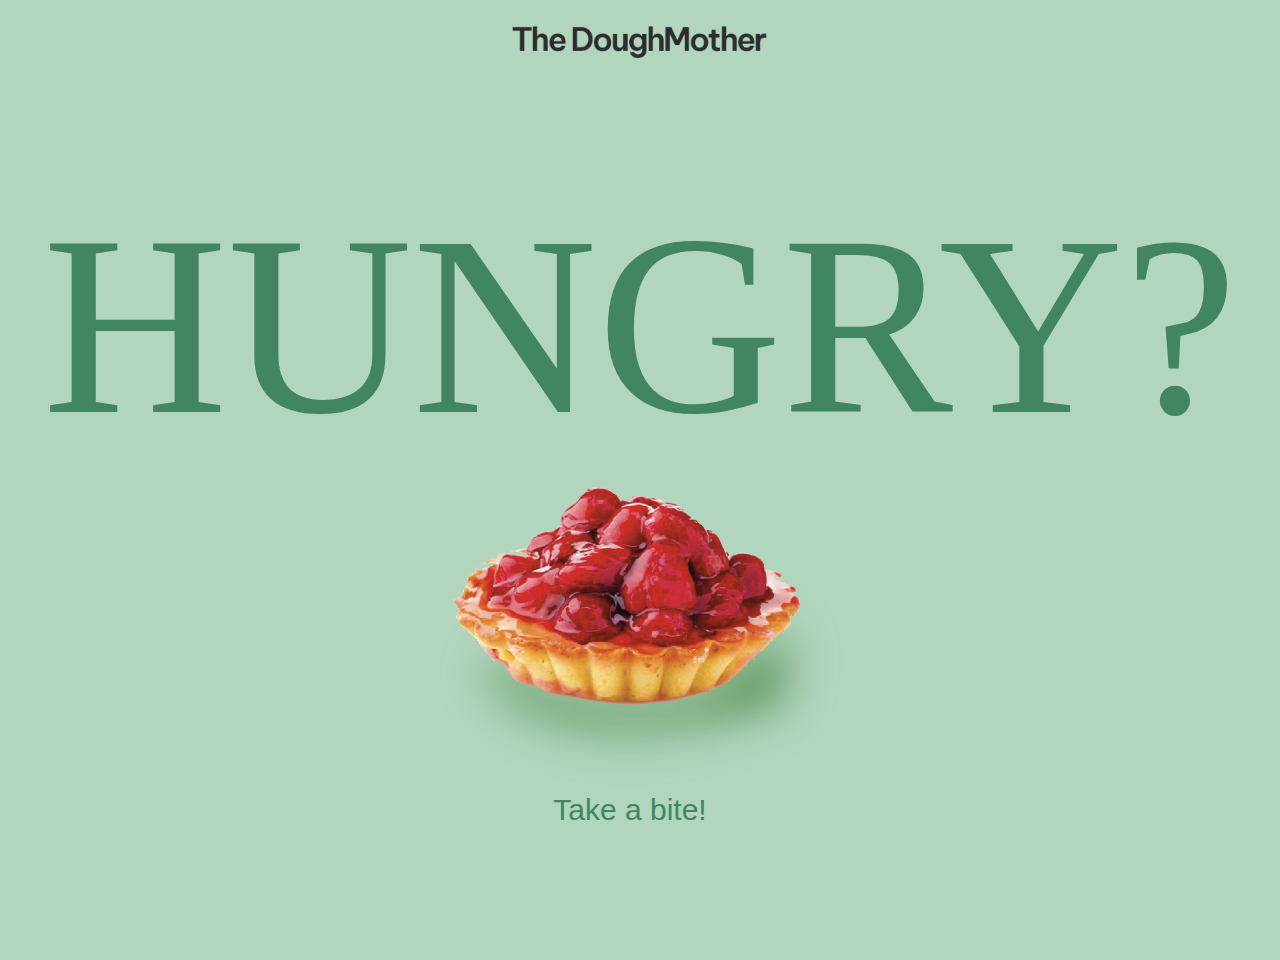
<file: index.html>
<!DOCTYPE html>
<html lang="en">
<head>
    <meta charset="UTF-8">
    <meta http-equiv="X-UA-Compatible" content="IE=edge">
    <meta name="viewport" content="width=device-width, initial-scale=1.0">
    <link rel="stylesheet" href="./Styles/open.css">
    <link rel="stylesheet" href="https://cdn.jsdelivr.net/npm/bootstrap@4.3.1/dist/css/bootstrap.min.css" integrity="sha384-ggOyR0iXCbMQv3Xipma34MD+dH/1fQ784/j6cY/iJTQUOhcWr7x9JvoRxT2MZw1T" crossorigin="anonymous">
    <title>Opening Page</title>
</head>

<body>

<!------------top-bar------------------------->

    <nav class="top-bar">
          
      <header>
        <a href="./main.html"><img class="main-title" src="./img/DM.png" alt="main-logo"></a>
      </header>
        
    </nav>

<!------------mid----------------------------->


 <section class="opening-page"> 

      <h1 class="opening-message">HUNGRY?</h1>

      <a href="./main.html"><img class="front-image" src="./img/jam-tart-2.png" alt="jam-tart"></a>

      <p>Take a bite!</p>

 </section>

</body>
</file>
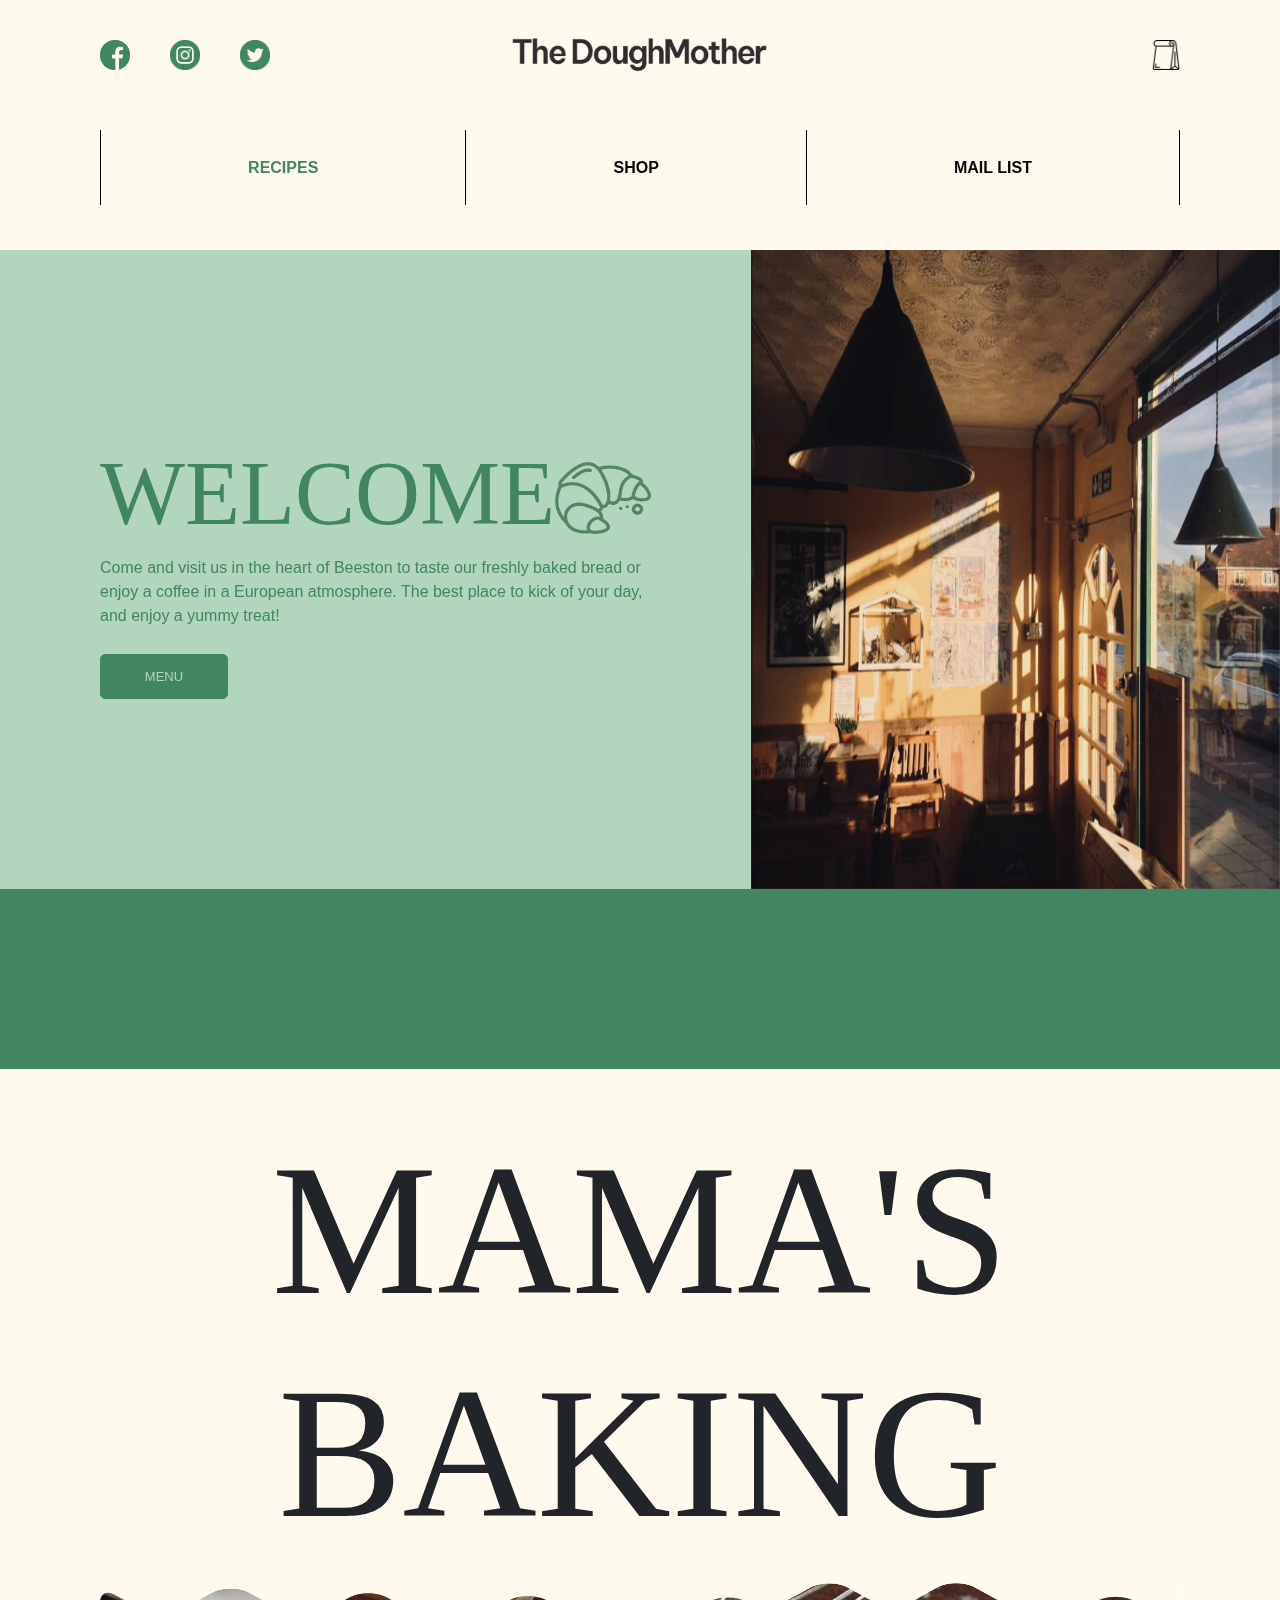
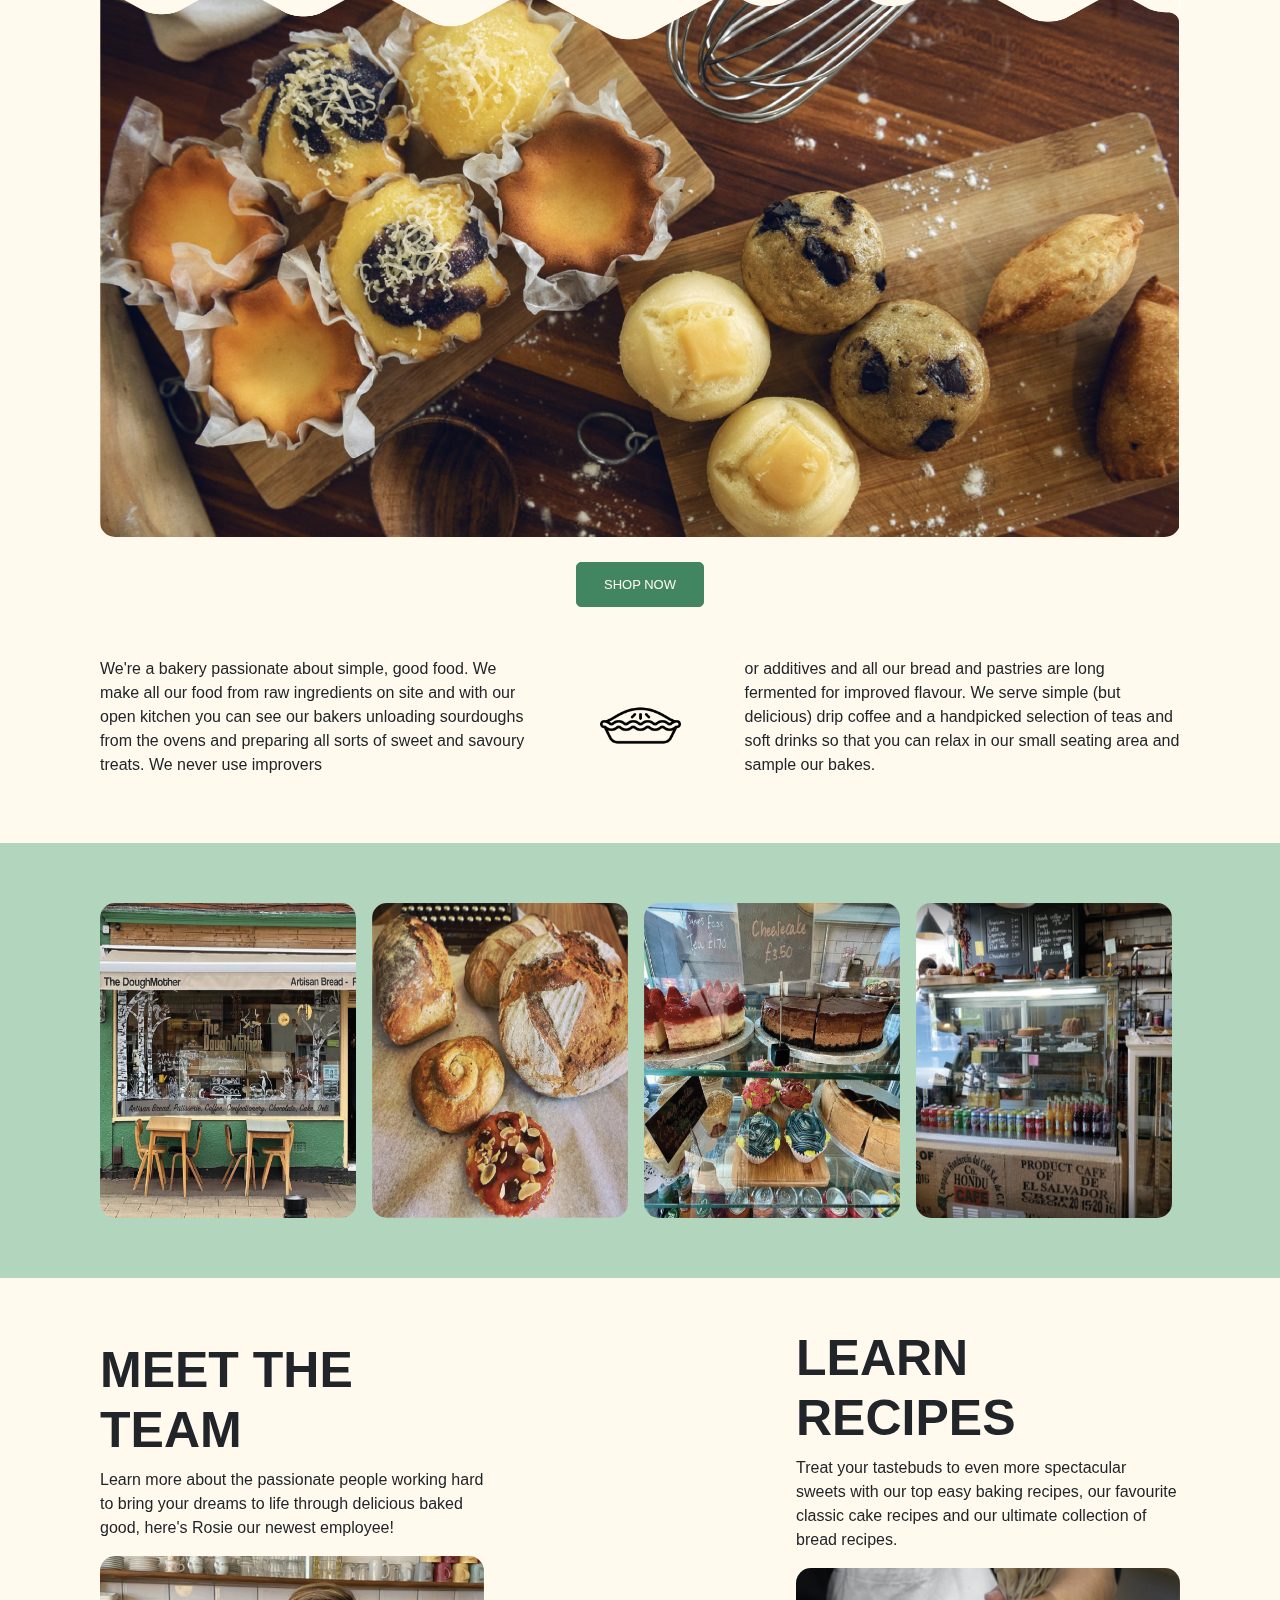
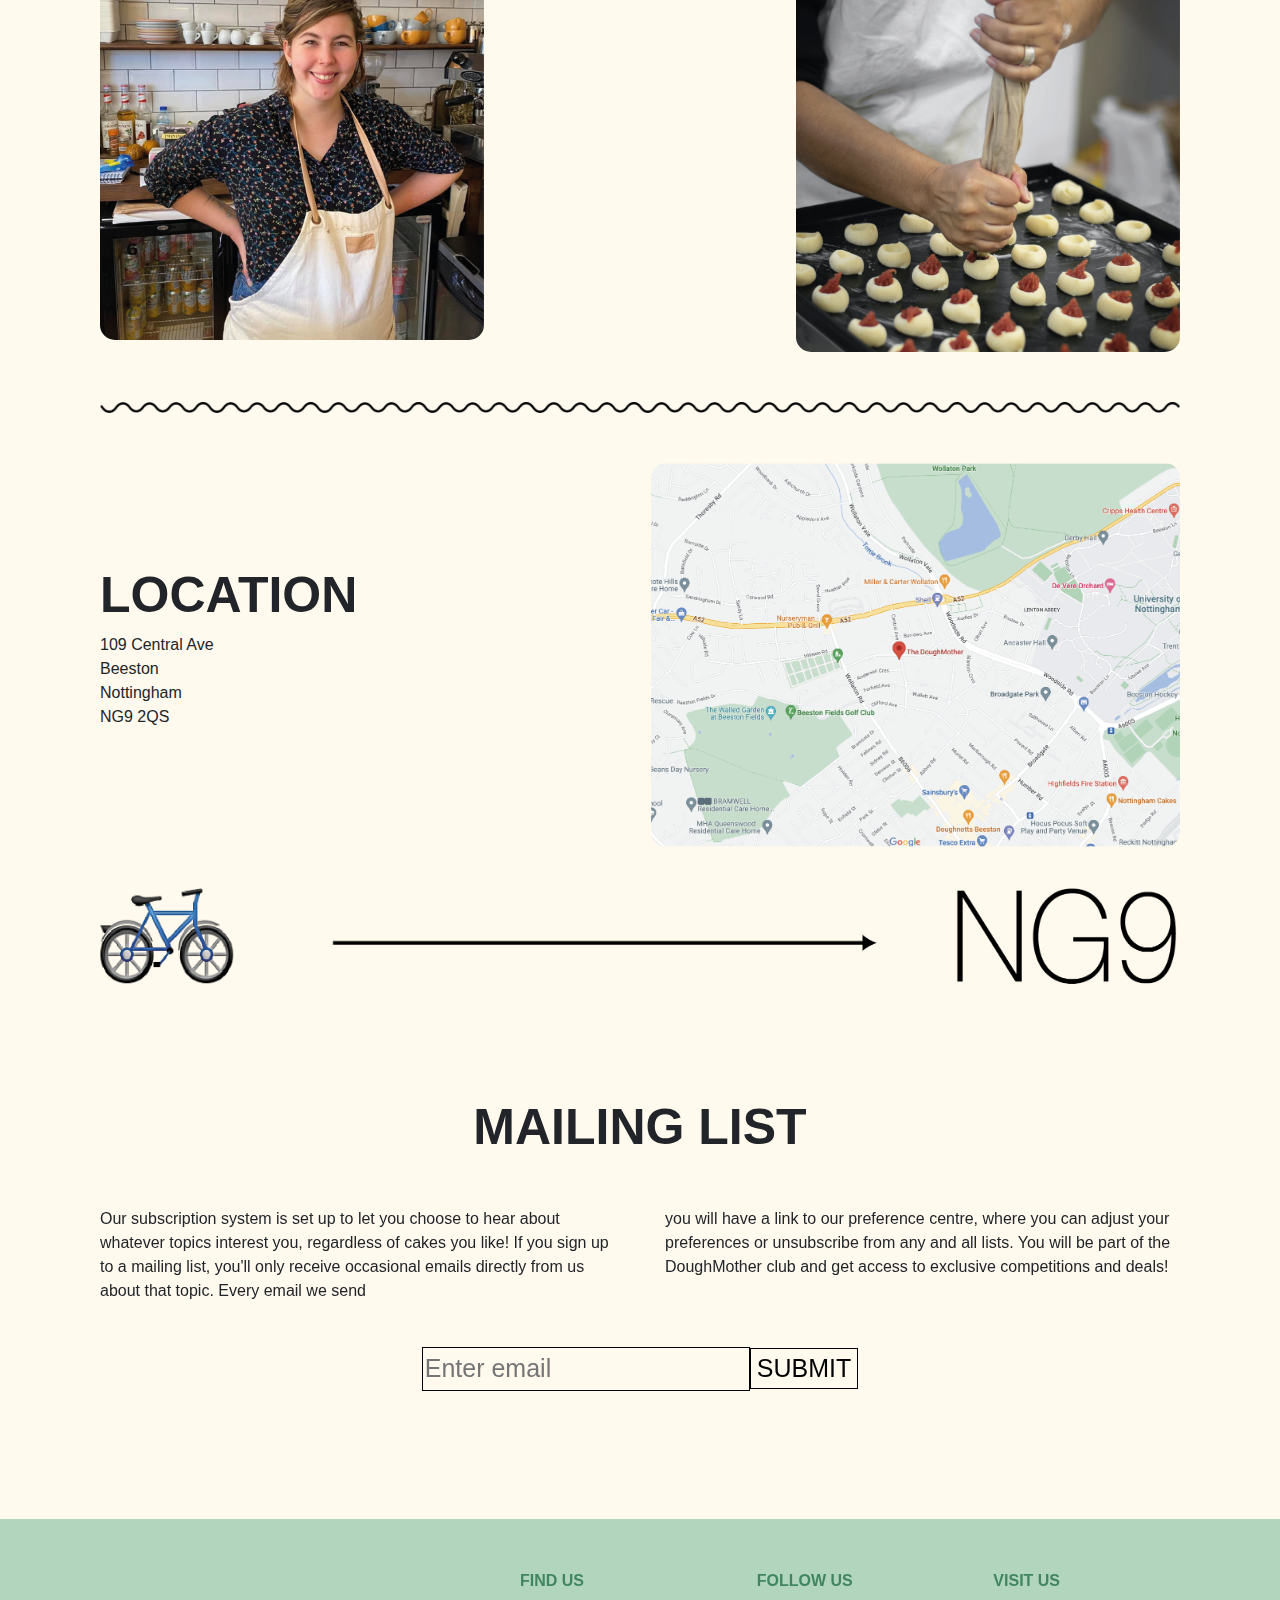
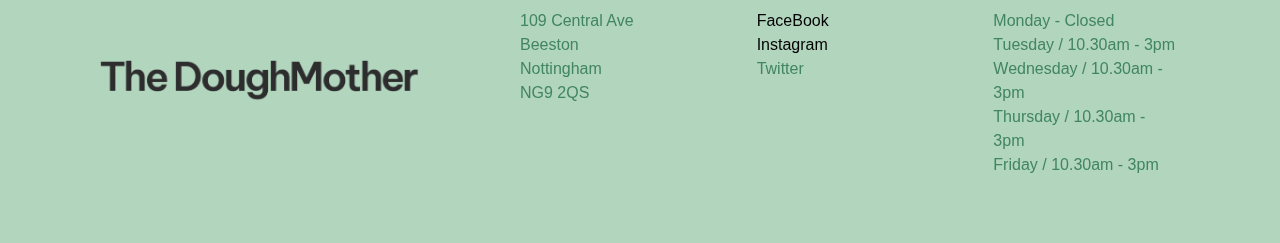
<file: main.html>
<!DOCTYPE html>
<html lang="en">
<head>
    <meta charset="UTF-8">
    <meta http-equiv="X-UA-Compatible" content="IE=edge">
    <meta name="viewport" content="width=device-width, initial-scale=1.0">
    <link rel="stylesheet" href="./Styles/style.css">
    <link rel="stylesheet" href="https://cdn.jsdelivr.net/npm/bootstrap@4.3.1/dist/css/bootstrap.min.css" integrity="sha384-ggOyR0iXCbMQv3Xipma34MD+dH/1fQ784/j6cY/iJTQUOhcWr7x9JvoRxT2MZw1T" crossorigin="anonymous">
    <title>DoughMother</title>
</head>

<body>
   
<!------------top-bar------------------------->

  <nav class="top-bar">
  
    <nav class="icons">
        <a class="icons-inside" href="https://www.facebook.com/thedoughmother/"><img src="./img/Icons/facebook.png" alt="FaceBook"></a>
        <a class="icons-inside"  href="https://www.instagram.com/thedoughmother/?hl=en"><img src="./img/Icons/instagram.png" alt="Instagram"></a>
        <img src="./img/Icons/twitter.png" alt="Twitter">
    </nav>

    <header>
        <a href="./main.html"><img class="main-title" src="./img/DM.png" alt="main-logo"></a>
    </header>
    
    <nav class="icons2">
        <img src="./img/Icons/paper-bag.png" alt="Cart">
    </nav>
    
  </nav>

<!------------nav-bar------------------------->
    
    <nav class="nav-bar"> 
        <hr class="vert-lines">
        <a><li>RECIPES</li></a>
        <hr class="vert-lines">
        <a href="./shop.html"><li>SHOP</li></a>
        <hr class="vert-lines">
        <a href="#h6-bottom"><li>MAIL LIST</li></a>
        <hr class="vert-lines">
    </nav>

<!------------hero---------------------------->

<div class="hero">
    <span class="hero-left">
        <span class="hero-text">
            <span class="welcome">
                <h1 class="welcome-text">WELCOME</h1>
                <img class="croissont2" src="img/croissant2.png" alt="croissont">
            </span>
             <p class="welcome-under">Come and visit us in the heart of Beeston to taste our freshly baked bread or enjoy a coffee in a European atmosphere. The best place to kick of your day, and enjoy a yummy treat!</p>
             <a href="./shop.html"><button class="button button1">MENU</button></a>
      </span>
    </span>

    <span class="hero-right">
        <img id="sunset-img" src="./img/sunset-store.png" 
        alt="A picture of the shop entrance during sunset.">
    </span>
</div>

<!------------scrolling-section------------------>

  <div class="scroll-slow">
      <p>ARTISIAN BREAD  ●  PASTRY  ●  CAKE  ●  COFFEE  ●   </p>
  </div>

<!------------mums-section----------------------->

 <div class="mums-section">

     <h2 class="mamas-title">MAMA'S BAKING</h2>

     <div class="mums-baking">

         <img id="shop-img" src="./img/bread.png" 
         alt="A selection of cakes sitting in the bakery">
         <a href="./shop.html"><button class="button button2">SHOP NOW</button></a>
        
         <span class="mums-info">
             <p class="mums-text">We're a bakery passionate about simple, good food. We make all our food from raw ingredients on site and with our open kitchen you can see our bakers unloading sourdoughs from the ovens and preparing all sorts of sweet and savoury treats. We never use improvers</p>
             <img class="pie" src="img/pie.png" alt="pie">
             <p class="mums-text">or additives and all our bread and pastries are long fermented for improved flavour. We serve simple (but delicious) drip coffee and a handpicked selection of teas and soft drinks so that you can relax in our small seating area and sample our bakes.</p>
         </span>
     </div>
 </div>

<!------------scroll-section--------------------->


 <div class="scroll-section">

  <span class="scroll-text">
    <img class="scroll-images" src="./img/scroll/img1.png" alt="...">
  </span>

  <span class="scroll-text">
    <img class="scroll-images" src="./img/scroll/img2.png" alt="...">
  </span>

  <span class="scroll-text">
    <img class="scroll-images" src="./img/scroll/img3.png" alt="...">
  </span>

  <span class="scroll-text">
    <img class="scroll-images" src="./img/scroll/img4.png" alt="...">
  </span>

  <span class="scroll-text">
    <img class="scroll-images" src="./img/scroll/img5.png" alt="...">
  </span>

  <span class="scroll-text">
    <img class="scroll-images" src="./img/scroll/img6.png" alt="...">
  </span>
  
 </div>


<!------------article---------------------------->

 <div class="double-img">

  <span class="double-image-inner">
    <h3 class="h3-bottom">MEET THE TEAM</h3>
    <p>Learn more about the passionate people working hard to bring your dreams to life through delicious baked good, here's Rosie our newest employee!</p>
    <img class="bla-img" src="./img/team.png" alt="...">
  </span>

  <span class="double-image-inner">
    <h3 class="h3-bottom">LEARN RECIPES</h3>
    <p>Treat your tastebuds to even more spectacular sweets with our top easy baking recipes, our favourite classic cake recipes and our ultimate collection of bread recipes.</p>
    <img class="bla-img" src="img/recipes.png" alt="A person cooking">
  </span>

 </div>

 <img class="squiggle" src="./img/horiz-lines.png" 
 alt="squiggle">

  <div class="location">
    
    <span class="location-text">
      <h4 class="h4-bottom">LOCATION</h4>
      <p>109 Central Ave<br>Beeston<br>Nottingham<br>NG9 2QS</p>
    </span>

    <img class="loc-img" src="./img/maps.png" alt="Google Maps">

  </div> 

 <span class="ng">
  <img class ="ng-img" src="img/bike.png" alt="Bike to NG9">
 </span>

<!------------email---------------------------->

  <a id=><h6 class="h6-bottom">MAILING LIST</h6></a>

  <span id="mail-info">
  <p class="mail-list">Our subscription system is set up to let you choose to hear about whatever topics interest you, regardless of cakes you like! If you sign up to a mailing list, you'll only receive occasional emails directly from us about that topic. Every email we send</p>
  <p class="mail-list" > you will have a link to our preference centre, where you can adjust your preferences or unsubscribe from any and all lists. You will be part of the DoughMother club and get access to exclusive competitions and deals!</p>
  </span>

  <form class="email-form">
      <input 
        id="email-input" 
        type="email" required 
        name="email-inputted" 
        placeholder="Enter email">
    <a><button type="submit" class="button button3">SUBMIT</button></a>
  </form>

 </body>

<!------------footer----------------------------> 

<footer>

 <div class="footer-section">

  <a href="./main.html"><img class="footer-mid mid-logo" src="/img/DM.png" alt="foot-logo"></a>

  <br>

  <span class="footer-mid">
    <p class="foot-p">FIND US</p>
    <p>109 Central Ave<br>Beeston<br>Nottingham<br>NG9 2QS</p>
  </span>
  <span class="footer-mid">
    <p class="foot-p">FOLLOW US</p>
    <p><a href="https://www.facebook.com/thedoughmother/">FaceBook</a><br><a href="https://www.instagram.com/thedoughmother/?hl=en">Instagram</a><br>Twitter </p>
  </span>
  <span class="footer-mid">
    <p class="foot-p">VISIT US</p>
    <p>Monday - Closed <br> Tuesday / 10.30am - 3pm <br> Wednesday / 10.30am - 3pm <br> Thursday / 10.30am - 3pm <br> Friday / 10.30am - 3pm</p>
  </span>

 </div>

</footer>
</html>
</file>
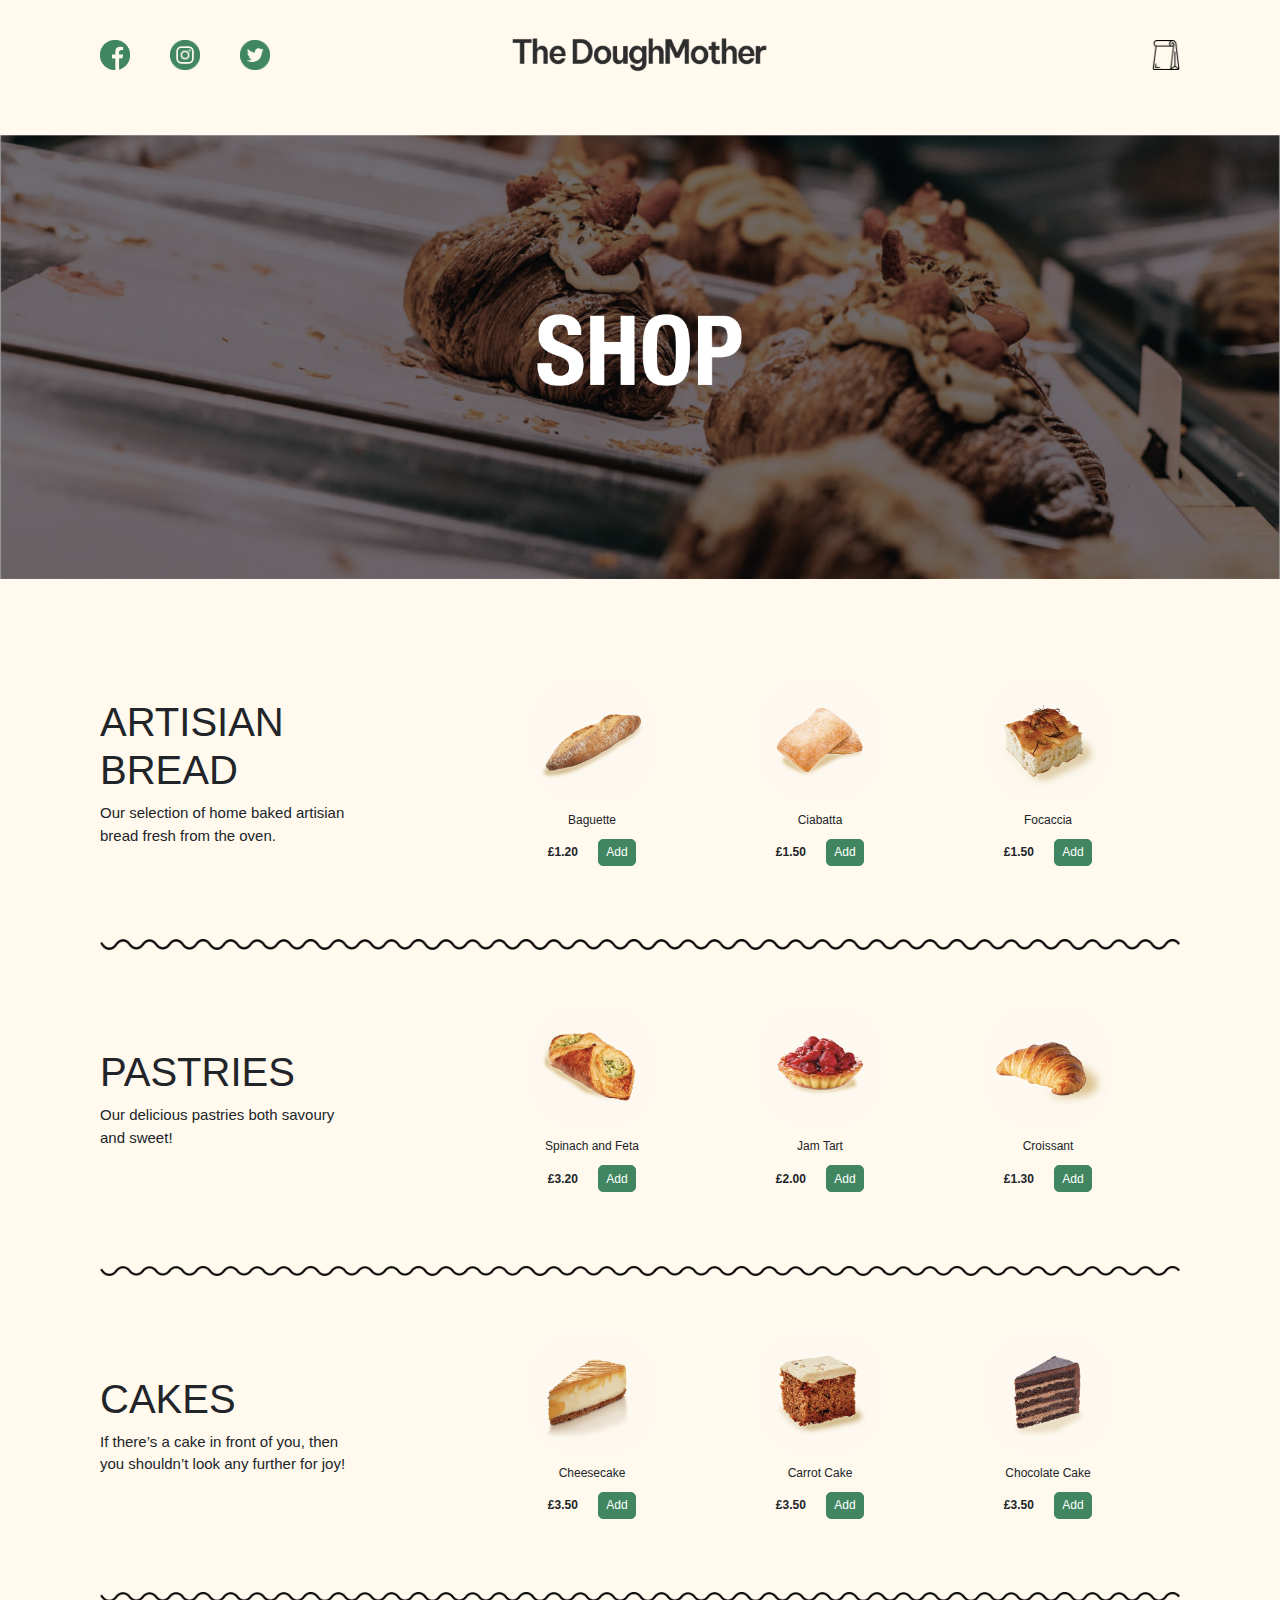
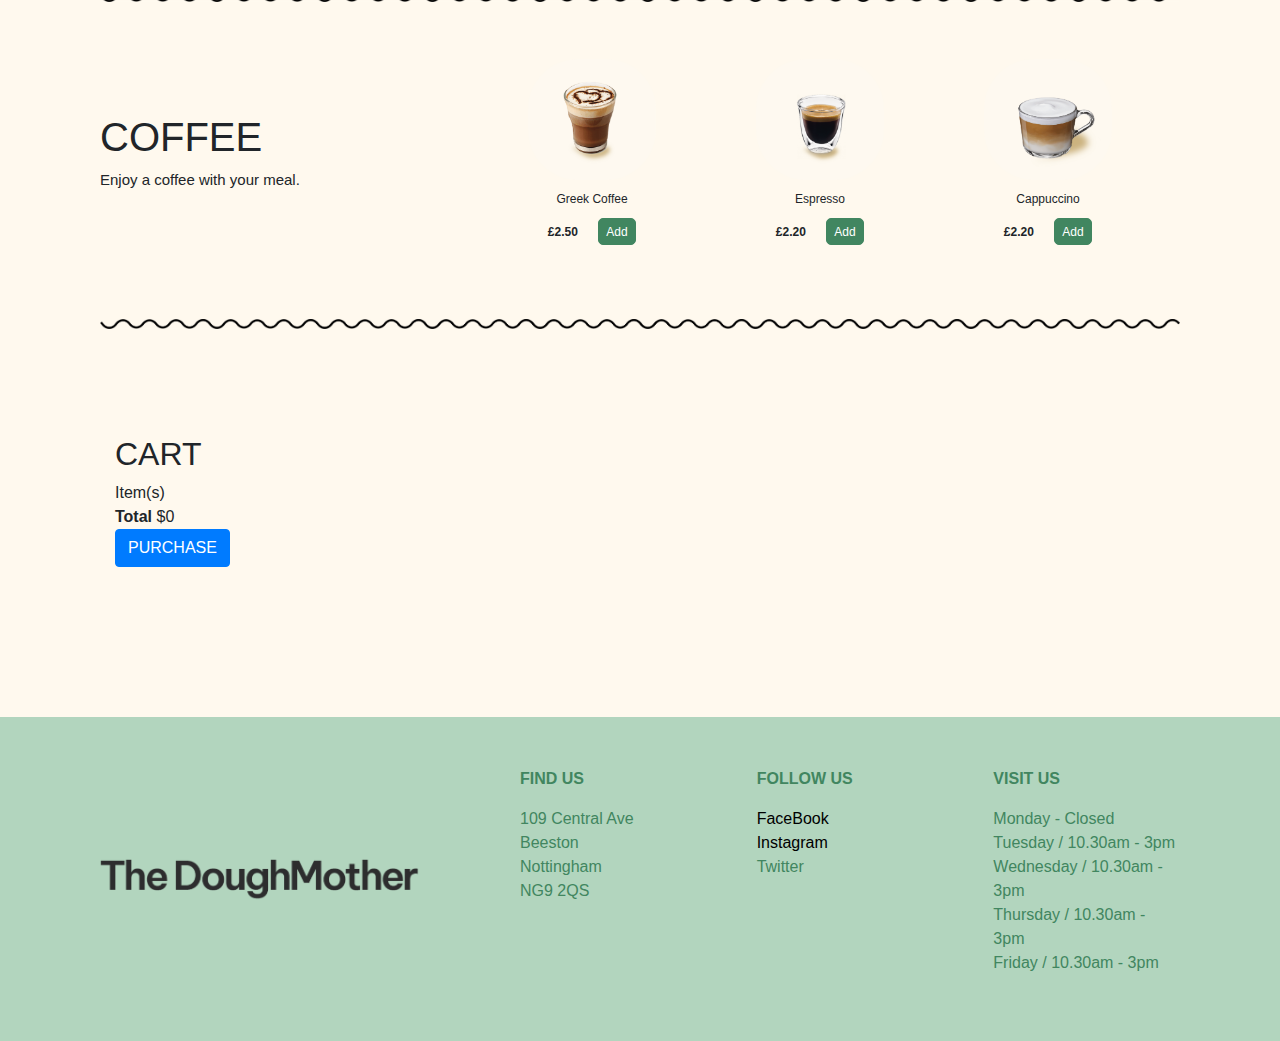
<file: shop.html>
<!DOCTYPE html>
<html lang="en">
<head>
    <meta charset="UTF-8">
    <meta http-equiv="X-UA-Compatible" content="IE=edge">
    <meta name="viewport" content="width=device-width, initial-scale=1.0">
    <link rel="stylesheet" href="Styles/shop1.css">
    <link rel="stylesheet" href="https://cdn.jsdelivr.net/npm/bootstrap@4.3.1/dist/css/bootstrap.min.css" integrity="sha384-ggOyR0iXCbMQv3Xipma34MD+dH/1fQ784/j6cY/iJTQUOhcWr7x9JvoRxT2MZw1T" crossorigin="anonymous">
    <title>DoughMother</title>
    <script src="shop.js" async></script>
</head>
<body>
   
<!------------top-bar------------------------->

  <nav class="top-bar">
  
    <nav class="icons">
      <a class="icons-inside" href="https://www.facebook.com/thedoughmother/"><img src="./img/Icons/facebook.png" alt="FaceBook"></a>
      <a class="icons-inside" href="https://www.instagram.com/thedoughmother/?hl=en"><img src="./img/Icons/instagram.png" alt="Instagram"></a>
      <img src="./img/Icons/twitter.png" alt="Twitter">
    </nav>

      <header>
        <a href="./main.html"><img class="main-title" src="./img/DM.png" alt="main-logo"></a>
  </header>
    
    <nav class="icons2">
        <img src="./img/Icons/paper-bag.png" alt="Cart">
    </nav>
    
  </nav>

<!------------hero----------------------------->

<div class="hero">

      <span class="cakes">
  
        <img id="cakes" src="./img/shop.png" 
        alt="A picture of the shop entrance during sunset.">
  
      </span>
  
  </div>

  <!------------flex----------------------------->
  
  <!--overall-->
   <div class="whole-shop">

      <!--line-1-->
    <div class="shop-row">

      <span class="shop-left">
        <h1>ARTISIAN BREAD</h1>
        <P>Our selection of home baked artisian bread fresh from the oven.</P>
      </span>


      <span class="shop-scroll">

        <span class="shop-item">
          <img class="shop-pics shop-item-image" src="./img/bag.png" alt="...">
          <p class="shop-txt">
            <span class="shop-item-title">Baguette</span><br>
            <span class="price">
            <span class="shop-item-price"><strong>£1.20</strong></span>
              <button class="shop-button shop-item-button">Add</button>
            </span>
          </p>
        </span>
      
        <span class="shop-item">
          <img class="shop-pics shop-item-image" src="./img/cia.png" alt="...">
          <p class="shop-txt">
            <span class="shop-item-title">Ciabatta</span><br>
            <span class="price">
              <span class="shop-item-price"><strong>£1.50</strong></span>
                <button class="shop-button shop-item-button">Add</button>
              </span>
            </p>
        </span>
      
        <span class="shop-item">
          <img class="shop-pics shop-item-image" src="./img/foc.png" alt="...">
          <p class="shop-txt">
            <span class="shop-item-title">Focaccia</span><br>
            <span class="price">
              <span class="shop-item-price"><strong>£1.50</strong></span>
                <button class="shop-button shop-item-button">Add</button>
              </span>
            </p>
        </span>

      </span>

    </div>

    <img class="shop-squiggle" src="./img/horiz-lines.png" 
    alt="squiggle">

      <!--line-2-->
      <div class="shop-row">

    
        <span class="shop-left">
          <h1>PASTRIES</h1>
          <P>Our delicious pastries both savoury and sweet! </P>
        </span>
  
  
        <span class="shop-scroll">
  
          <span class="shop-item">
            <img class="shop-pics shop-item-image" src="./img/spinach.png" alt="...">
            <p class="shop-txt">
              <span class="shop-item-title">Spinach and Feta</span><br>
              <span class="price">
                <span class="shop-item-price"><strong>£3.20</strong></span>
                  <button class="shop-button shop-item-button">Add</button>
                </span>
              </p>
          </span>
        
          <span class="shop-item">
            <img class="shop-pics shop-item-image" src="./img/jam-tart.png" alt="...">
            <p class="shop-txt">
              <span class="shop-item-title">Jam Tart</span><br>
              <span class="price">
                <span class="shop-item-price"><strong>£2.00</strong></span>
                  <button class="shop-button shop-item-button">Add</button>
                </span>
              </p>
          </span>
        
          <span class="shop-item">
            <img class="shop-pics shop-item-image" src="./img/cros.png" alt="...">
            <p class="shop-txt">
              <span class="shop-item-title">Croissant</span><br>
              <span class="price">
                <span class="shop-item-price"><strong>£1.30</strong></span>
                  <button class="shop-button shop-item-button">Add</button>
                </span>
              </p>
          </span>
  
        </span>
  
      </div>
  
      <img class="shop-squiggle" src="./img/horiz-lines.png" 
      alt="squiggle">

            <!--line-3-->
            <div class="shop-row">

    
              <span class="shop-left">
                <h1>CAKES</h1>
                <P>If there’s a cake in front of you, then you shouldn’t look any further for joy!</P>
              </span>
        
        
              <span class="shop-scroll">
        
                <span class="shop-item">
                  <img class="shop-pics shop-item-image" src="./img/cheese.png" alt="...">
                  <p class="shop-txt">
                    <span class="shop-item-title">Cheesecake</span><br>
                    <span class="price">
                      <span class="shop-item-price"><strong>£3.50</strong></span>
                        <button class="shop-button shop-item-button">Add</button>
                      </span>
                    </p>
                </span>
              
                <span class="shop-item">
                  <img class="shop-pics shop-item-image" src="./img/carrot.png" alt="...">
                  <p class="shop-txt">
                    <span class="shop-item-title">Carrot Cake</span><br>
                    <span class="price">
                      <span class="shop-item-price"><strong>£3.50</strong></span>
                        <button class="shop-button shop-item-button">Add</button>
                      </span>
                    </p>
                </span>
              
                <span class="shop-item">
                  <img class="shop-pics shop-item-image" src="./img/choco.png" alt="...">
                  <p class="shop-txt">
                    <span class="shop-item-title">Chocolate Cake</span><br>
                    <span class="price">
                      <span class="shop-item-price"><strong>£3.50</strong></span>
                        <button class="shop-button shop-item-button">Add</button>
                      </span>
                    </p>
                </span>
        
              </span>
        
            </div>
        
            <img class="shop-squiggle" src="./img/horiz-lines.png" 
            alt="squiggle">

            <!--line-4-->
            <div class="shop-row">

    
              <span class="shop-left">
                <h1>COFFEE</h1>
                <P>Enjoy a coffee with your meal.</P>
              </span>
        
        
              <span class="shop-scroll">
        
                <span class="shop-item">
                  <img class="shop-pics shop-item-image" src="./img/greek.png" alt="...">
                  <p class="shop-txt">
                    <span class="shop-item-title">Greek Coffee</span><br>
                    <span class="price">
                      <span class="shop-item-price"><strong>£2.50</strong></span>
                        <button class="shop-button shop-item-button">Add</button>
                      </span>
                    </p>
                  </p>
                </span>
              
                <span class="shop-item">
                  <img class="shop-pics shop-item-image" src="./img/esp.png" alt="...">
                  <p class="shop-txt">
                    <span class="shop-item-title">Espresso</span><br>
                    <span class="price">
                      <span class="shop-item-price"><strong>£2.20</strong></span>
                        <button class="shop-button shop-item-button">Add</button>
                      </span>
                    </p>
                  </p>
                </span>
              
                <span class="shop-item">
                  <img class="shop-pics shop-item-image" src="./img/cap.png" alt="...">
                  <p class="shop-txt">
                    <span class="shop-item-title">Cappuccino</span><br>
                    <span class="price">
                      <span class="shop-item-price"><strong>£2.20</strong></span>
                        <button class="shop-button shop-item-button">Add</button>
                      </span>
                    </p>
                  </p>
                </span>
        
              </span>
        
            </div>
        
            <img class="shop-squiggle" src="./img/horiz-lines.png" 
            alt="squiggle">

          </div>

   <!------------cart--------------------------------------------------------------------------------------------------> 


<div class="cart-section">
  <section class="container content-section">
    <h2 class="section-header">CART</h2>
    <div class="cart-row">
        <span class="cart-item cart-header cart-column">Item(s)</span>
<br>
    </div>
    <div class="cart-items">
    </div>
    <div class="cart-total">
        <strong class="cart-total-title">Total</strong>
        <span class="cart-total-price">$0</span>
    </div>
    <button class="btn btn-primary btn-purchase" type="button">PURCHASE</button>
 </section>
</div>
</body>

   <!------------footer----------------------------> 

<footer>

  <div class="footer-section">

    <a href="./main.html"><img class="footer-mid mid-logo" src="./img/DM.png" alt="foot-logo"></a>
  
    <br>
  
    <span class="footer-mid">
      <p class="foot-p">FIND US</p>
      <p>109 Central Ave<br>Beeston<br>Nottingham<br>NG9 2QS</p>
    </span>
    <span class="footer-mid">
      <p class="foot-p">FOLLOW US</p>
      <p><a href="https://www.facebook.com/thedoughmother/">FaceBook</a><br><a href="https://www.instagram.com/thedoughmother/?hl=en">Instagram</a><br>Twitter </p>
    </span>
    <span class="footer-mid">
      <p class="foot-p">VISIT US</p>
      <p>Monday - Closed <br> Tuesday / 10.30am - 3pm <br> Wednesday / 10.30am - 3pm <br> Thursday / 10.30am - 3pm <br> Friday / 10.30am - 3pm</p>
    </span>
  
  </div>
  
  
  </footer>
  </html>
</file>
<file: Styles/open.css>
/*mixins*/
/*variables*/
/*START*/
.top-bar {
  display: -webkit-box;
  display: -ms-flexbox;
  display: flex;
  -webkit-box-orient: horizontal;
  -webkit-box-direction: normal;
      -ms-flex-direction: row;
          flex-direction: row;
  -webkit-box-pack: center;
      -ms-flex-pack: center;
          justify-content: center;
  -ms-flex-item-align: center;
      align-self: center;
  -webkit-box-align: center;
      -ms-flex-align: center;
          align-items: center;
  border-left: 100px solid #B2D5BE;
  border-right: 100px solid #B2D5BE;
  border-top: 25px solid #B2D5BE;
  background-color: #B2D5BE;
  position: -webkit-sticky;
  position: sticky;
  top: 0;
  height: 60px;
  max-width: 100%;
}

.top-bar .main-title {
  -webkit-box-flex: 1;
      -ms-flex: 1;
          flex: 1;
  width: 20vw;
  height: auto;
  display: -webkit-box;
  display: -ms-flexbox;
  display: flex;
  -ms-flex-item-align: center;
      align-self: center;
}

.opening-page {
  display: -webkit-box;
  display: -ms-flexbox;
  display: flex;
  -webkit-box-orient: vertical;
  -webkit-box-direction: normal;
      -ms-flex-direction: column;
          flex-direction: column;
  -webkit-box-pack: center;
      -ms-flex-pack: center;
          justify-content: center;
  -ms-flex-item-align: center;
      align-self: center;
  -webkit-box-align: center;
      -ms-flex-align: center;
          align-items: center;
  background-color: #B2D5BE;
  align-items: center;
  align-self: center;
  height: 100vh;
  width: auto;
  color: #418660;
}

.opening-page .opening-message {
  font-size: 20vw;
  font-family: "HelveticaNeue-CondensedBold";
}

.opening-page .front-image {
  height: 300px;
  width: auto;
}

.opening-page p {
  font-size: 30px;
  margin-right: 20px;
}
/*# sourceMappingURL=open.css.map */
</file>
<file: Styles/style.css>
/*mixins*/
/*variables*/
/*------------body----------------------------*/
html {
  background-color: #FFF9EE;
}

/*------------top-bar-------------------------*/
.top-bar {
  display: -webkit-box;
  display: -ms-flexbox;
  display: flex;
  -webkit-box-orient: horizontal;
  -webkit-box-direction: normal;
      -ms-flex-direction: row;
          flex-direction: row;
  -webkit-box-pack: justify;
      -ms-flex-pack: justify;
          justify-content: space-between;
  -ms-flex-item-align: center;
      align-self: center;
  -webkit-box-align: center;
      -ms-flex-align: center;
          align-items: center;
  border-left: 100px solid #FFF9EE;
  border-right: 100px solid #FFF9EE;
  background-color: #FFF9EE;
  position: -webkit-sticky;
  position: sticky;
  top: 0;
  margin: 25px 0 0 0;
  height: 60px;
  max-width: 100%;
}

.top-bar .icons {
  -webkit-box-flex: 1;
      -ms-flex: 1;
          flex: 1;
  display: -webkit-box;
  display: -ms-flexbox;
  display: flex;
  -webkit-box-pack: start;
      -ms-flex-pack: start;
          justify-content: flex-start;
  height: 30px;
  gap: 20px;
  width: 50px;
}

.top-bar .icons-inside {
  -webkit-box-flex: 1;
      -ms-flex: 1;
          flex: 1;
  display: -webkit-box;
  display: -ms-flexbox;
  display: flex;
  -webkit-box-pack: start;
      -ms-flex-pack: start;
          justify-content: flex-start;
  height: 30px;
  gap: 20px;
  max-width: 50px;
}

.top-bar .icons2 {
  -webkit-box-flex: 1;
      -ms-flex: 1;
          flex: 1;
  display: -webkit-box;
  display: -ms-flexbox;
  display: flex;
  -webkit-box-pack: end;
      -ms-flex-pack: end;
          justify-content: flex-end;
  height: 30px;
  gap: 20px;
  width: 50px;
}

.top-bar .main-title {
  -webkit-box-flex: 1;
      -ms-flex: 1;
          flex: 1;
  width: 20vw;
  height: auto;
  display: -webkit-box;
  display: -ms-flexbox;
  display: flex;
  -ms-flex-item-align: center;
      align-self: center;
}

/*------------nav-bar-------------------------*/
.nav-bar {
  display: -webkit-box;
  display: -ms-flexbox;
  display: flex;
  -webkit-box-orient: horizontal;
  -webkit-box-direction: normal;
      -ms-flex-direction: row;
          flex-direction: row;
  -webkit-box-pack: justify;
      -ms-flex-pack: justify;
          justify-content: space-between;
  -ms-flex-item-align: center;
      align-self: center;
  -webkit-box-align: center;
      -ms-flex-align: center;
          align-items: center;
  list-style: none;
  width: 100%;
  color: #418660;
  font-weight: bold;
  background-color: #FFF9EE;
}

.nav-bar .vert-lines {
  border: 0;
  clear: both;
  display: block;
  width: 1px;
  background-color: #000000;
  height: 75px;
  margin-left: 100px;
  margin-right: 100px;
  margin-top: 5vh;
  margin-bottom: 5vh;
}

.nav-bar a:link {
  color: #030303;
  text-decoration: none;
}

.nav-bar a:visited {
  text-decoration: none;
  color: #418660;
}

.nav-bar a:hover {
  color: black;
}

.nav-bar .nav-bar:link {
  color: black;
  text-decoration: none;
}

.nav-bar .nav-bar:visited {
  text-decoration: none;
  color: #418660;
}

.nav-bar .nav-bar:hover {
  color: black;
}

.horiz-lines {
  border: 0;
  clear: both;
  display: block;
  width: auto;
  background-color: #000000;
  height: 1px;
  border-top: 50px solid #FFF9EE;
  border-bottom: 50px solid #FFF9EE;
  border-left: 100px solid #FFF9EE;
  border-right: 100px solid #FFF9EE;
  margin: 0px 0px 0px 0px;
}

/*------------hero---------------------------*/
.hero {
  display: -webkit-box;
  display: -ms-flexbox;
  display: flex;
  -webkit-box-orient: horizontal;
  -webkit-box-direction: normal;
      -ms-flex-direction: row;
          flex-direction: row;
  -webkit-box-pack: center;
      -ms-flex-pack: center;
          justify-content: center;
  -ms-flex-item-align: center;
      align-self: center;
  -webkit-box-align: center;
      -ms-flex-align: center;
          align-items: center;
  background-color: #B2D5BE;
  height: 71vh;
}

.hero .hero-left {
  -webkit-box-flex: 1;
      -ms-flex: 1;
          flex: 1;
  display: -webkit-box;
  display: -ms-flexbox;
  display: flex;
  -webkit-box-orient: vertical;
  -webkit-box-direction: normal;
      -ms-flex-direction: column;
          flex-direction: column;
  -webkit-box-pack: justify;
      -ms-flex-pack: justify;
          justify-content: space-between;
  -ms-flex-item-align: center;
      align-self: center;
  -webkit-box-align: center;
      -ms-flex-align: center;
          align-items: center;
  -webkit-box-align: start;
      -ms-flex-align: start;
          align-items: flex-start;
  width: 100%;
}

.hero .hero-left .hero-text {
  margin-left: 100px;
  margin-right: 100px;
  margin-top: 1vh;
  margin-bottom: 1vh;
  color: #418660;
}

.hero .hero-left .hero-text .welcome {
  display: -webkit-box;
  display: -ms-flexbox;
  display: flex;
  -webkit-box-pack: justify;
      -ms-flex-pack: justify;
          justify-content: space-between;
  -webkit-box-align: center;
      -ms-flex-align: center;
          align-items: center;
  font-family: "HelveticaNeue-CondensedBold";
}

.hero .hero-left .hero-text .welcome .welcome-text {
  font-size: 90px;
}

.hero .hero-left .hero-text .welcome .croissont2 {
  height: 8vh;
  width: auto;
}

.hero .hero-left .hero-text .welcome .welcome-under {
  font-size: 18px;
}

.hero .hero-left .hero-text .button1 {
  background-color: #418660;
  border: 1px solid #418660;
  color: #B2D5BE;
  font-size: 13px;
  height: 5vh;
  width: 10vw;
  margin-top: 10px;
  border-radius: 5px;
}

.hero .hero-left .hero-text .button1:hover {
  background-color: #B2D5BE;
  border: 2px solid #418660;
  color: #418660;
  font-size: 13px;
}

.hero .hero-right {
  -webkit-box-flex: 1;
      -ms-flex: 1;
          flex: 1;
  display: -webkit-box;
  display: -ms-flexbox;
  display: flex;
  -webkit-box-orient: horizontal;
  -webkit-box-direction: normal;
      -ms-flex-direction: row;
          flex-direction: row;
  -webkit-box-pack: center;
      -ms-flex-pack: center;
          justify-content: center;
  -ms-flex-item-align: center;
      align-self: center;
  -webkit-box-align: center;
      -ms-flex-align: center;
          align-items: center;
}

.hero .hero-right #sunset-img {
  height: 71vh;
  width: 100%;
}

/*------------moving-section-----------------*/
.scroll-slow {
  height: 20vh;
  width: auto;
  overflow: hidden;
  position: relative;
  background: #418660;
  color: #B2D5BE;
  display: -webkit-box;
  display: -ms-flexbox;
  display: flex;
  -webkit-box-orient: horizontal;
  -webkit-box-direction: normal;
      -ms-flex-direction: row;
          flex-direction: row;
  -webkit-box-pack: justify;
      -ms-flex-pack: justify;
          justify-content: space-between;
  -ms-flex-item-align: center;
      align-self: center;
  -webkit-box-align: center;
      -ms-flex-align: center;
          align-items: center;
  align-items: center;
}

.scroll-slow p {
  position: absolute;
  width: 100%;
  height: 100%;
  margin: 0;
  line-height: 20vh;
  font-size: 5vw;
  /* Starting position */
  -webkit-transform: translateX(100%);
  transform: translateX(100%);
  /* Apply animation to this element */
  -webkit-animation: scroll-slow 12s linear infinite;
  animation: scroll-slow 12s linear infinite;
}

/* Move it (define the animation) */

@-webkit-keyframes scroll-slow {
  0% {
    -webkit-transform: translateX(100%);
  }
  100% {
    -webkit-transform: translateX(-100%);
  }
}

/* Browser bug fix */
@keyframes scroll-slow {
  0% {
    -webkit-transform: translateX(100%);
    transform: translateX(100%);
  }
  100% {
    -webkit-transform: translateX(-100%);
    transform: translateX(-100%);
  }
}

/*------------mums-section-----------------------*/
.mums-section {
  border-left: 100px solid #FFF9EE;
  border-right: 100px solid #FFF9EE;
  background-color: #FFF9EE;
}

.mamas-title {
  text-align: center;
  font-family: "HelveticaNeue-CondensedBold";
  font-size: 186px;
  padding-top: 50px;
}

.mums-baking {
  display: -webkit-box;
  display: -ms-flexbox;
  display: flex;
  -webkit-box-orient: vertical;
  -webkit-box-direction: normal;
      -ms-flex-direction: column;
          flex-direction: column;
  -webkit-box-pack: start;
      -ms-flex-pack: start;
          justify-content: flex-start;
  -ms-flex-item-align: center;
      align-self: center;
  -webkit-box-align: center;
      -ms-flex-align: center;
          align-items: center;
}

.mums-baking #shop-img {
  height: auto;
  width: 100%;
  border-radius: 15px;
}

.mums-baking .button2 {
  background-color: #418660;
  border: 1px solid #418660;
  color: #FFF9EE;
  font-size: 13px;
  height: 5vh;
  width: 10vw;
  margin-top: 25px;
  border-radius: 5px;
}

.mums-baking .button2:hover {
  background-color: #FFF9EE;
  border: 2px solid #418660;
  color: #418660;
  font-size: 13px;
}

.mums-baking .mums-info {
  display: -webkit-box;
  display: -ms-flexbox;
  display: flex;
  -webkit-box-orient: horizontal;
  -webkit-box-direction: normal;
      -ms-flex-direction: row;
          flex-direction: row;
  -webkit-box-pack: justify;
      -ms-flex-pack: justify;
          justify-content: space-between;
  -ms-flex-item-align: center;
      align-self: center;
  -webkit-box-align: center;
      -ms-flex-align: center;
          align-items: center;
  gap: 5vw;
  width: 100%;
  border-bottom: 50px solid #FFF9EE;
  border-top: 50px solid #FFF9EE;
  margin: 0;
  padding: 0;
}

.mums-baking .mums-text {
  width: 70vw;
}

.mums-baking .pie {
  height: 9vh;
  width: auto;
}

.croissont {
  height: 5vh;
  width: auto;
}

/*------------scroll-section----------------------*/
.scroll-section {
  display: -webkit-box;
  display: -ms-flexbox;
  display: flex;
  -webkit-box-orient: horizontal;
  -webkit-box-direction: normal;
      -ms-flex-direction: row;
          flex-direction: row;
  -webkit-box-pack: justify;
      -ms-flex-pack: justify;
          justify-content: space-between;
  -ms-flex-item-align: center;
      align-self: center;
  -webkit-box-align: center;
      -ms-flex-align: center;
          align-items: center;
  border-right: 100px solid #B2D5BE;
  border-left: 100px solid #B2D5BE;
  background-color: #B2D5BE;
  margin: 0 auto;
  display: -ms-grid;
  display: grid;
  grid-auto-flow: column;
  gap: 1rem;
  padding: 1rem;
  overflow-y: auto;
  overscroll-behavior-x: contain;
  -ms-scroll-snap-type: x mandatory;
      scroll-snap-type: x mandatory;
  padding: 50px 0px 50px 0px;
}

.scroll-section .scroll-images {
  width: 20vw;
  height: 35vh;
  border-radius: 15px;
}

.scroll-section .scroll-text {
  display: -webkit-box;
  display: -ms-flexbox;
  display: flex;
  -webkit-box-orient: vertical;
  -webkit-box-direction: normal;
      -ms-flex-direction: column;
          flex-direction: column;
  -webkit-box-pack: center;
      -ms-flex-pack: center;
          justify-content: center;
  -ms-flex-item-align: center;
      align-self: center;
  -webkit-box-align: center;
      -ms-flex-align: center;
          align-items: center;
  padding: 10px 0 10px 0;
  gap: 25px;
  color: #418660;
}

/*------------article----------------------------*/
.double-img {
  display: -webkit-box;
  display: -ms-flexbox;
  display: flex;
  -webkit-box-orient: horizontal;
  -webkit-box-direction: normal;
      -ms-flex-direction: row;
          flex-direction: row;
  -webkit-box-pack: justify;
      -ms-flex-pack: justify;
          justify-content: space-between;
  -ms-flex-item-align: center;
      align-self: center;
  -webkit-box-align: center;
      -ms-flex-align: center;
          align-items: center;
  background-color: #FFF9EE;
  border-left: 100px solid #FFF9EE;
  border-right: 100px solid #FFF9EE;
  padding: 50px 0px 0px 0px;
}

.double-img .double-image-inner {
  display: -webkit-box;
  display: -ms-flexbox;
  display: flex;
  -webkit-box-orient: vertical;
  -webkit-box-direction: normal;
      -ms-flex-direction: column;
          flex-direction: column;
  -webkit-box-pack: space-evenly;
      -ms-flex-pack: space-evenly;
          justify-content: space-evenly;
  -ms-flex-item-align: center;
      align-self: center;
  -webkit-box-align: center;
      -ms-flex-align: center;
          align-items: center;
  -webkit-box-align: start;
      -ms-flex-align: start;
          align-items: flex-start;
  width: 30vw;
}

.double-img .double-image-inner .bla-img {
  width: 30vw;
  height: 30vw;
  border-radius: 15px;
}

.location {
  display: -webkit-box;
  display: -ms-flexbox;
  display: flex;
  -webkit-box-orient: horizontal;
  -webkit-box-direction: normal;
      -ms-flex-direction: row;
          flex-direction: row;
  -webkit-box-pack: justify;
      -ms-flex-pack: justify;
          justify-content: space-between;
  -ms-flex-item-align: center;
      align-self: center;
  -webkit-box-align: center;
      -ms-flex-align: center;
          align-items: center;
  border-left: 100px solid #FFF9EE;
  border-right: 100px solid #FFF9EE;
  background-color: #FFF9EE;
  gap: 50px;
}

.location .location-text {
  display: -webkit-box;
  display: -ms-flexbox;
  display: flex;
  -webkit-box-orient: vertical;
  -webkit-box-direction: normal;
      -ms-flex-direction: column;
          flex-direction: column;
  -webkit-box-pack: justify;
      -ms-flex-pack: justify;
          justify-content: space-between;
  -ms-flex-item-align: center;
      align-self: center;
  -webkit-box-align: center;
      -ms-flex-align: center;
          align-items: center;
  -webkit-box-align: start;
      -ms-flex-align: start;
          align-items: flex-start;
  background-color: #FFF9EE;
  width: 50vw;
}

.location .loc-img {
  width: 50vw;
  height: 30vw;
  border-radius: 15px;
}

.ng {
  display: -webkit-box;
  display: -ms-flexbox;
  display: flex;
  -webkit-box-orient: vertical;
  -webkit-box-direction: normal;
      -ms-flex-direction: column;
          flex-direction: column;
  -webkit-box-pack: justify;
      -ms-flex-pack: justify;
          justify-content: space-between;
  -ms-flex-item-align: center;
      align-self: center;
  -webkit-box-align: center;
      -ms-flex-align: center;
          align-items: center;
  align-items: center;
  border-left: 100px solid #FFF9EE;
  border-right: 100px solid #FFF9EE;
  background-color: #FFF9EE;
}

.ng .ng-img {
  height: 150px;
  width: 100%;
  margin: 25px 0px 25px 0px;
}

.h3-bottom {
  font-size: 50px;
  font-weight: bold;
}

.h4-bottom {
  font-size: 50px;
  font-weight: bold;
}

.squiggle {
  border-left: 100px solid #FFF9EE;
  border-right: 100px solid #FFF9EE;
  width: 100%;
  border-bottom: 50px solid #FFF9EE;
  border-top: 50px solid #FFF9EE;
}

/*------------mail-list---------------------------*/
.h6-bottom {
  text-align: center;
  font-size: 50px;
  font-weight: bold;
  background-color: #FFF9EE;
  margin: 0px;
  border-top: 50px solid #FFF9EE;
}

#mail-info {
  display: -webkit-box;
  display: -ms-flexbox;
  display: flex;
  -webkit-box-orient: horizontal;
  -webkit-box-direction: normal;
      -ms-flex-direction: row;
          flex-direction: row;
  -webkit-box-pack: center;
      -ms-flex-pack: center;
          justify-content: center;
  -ms-flex-item-align: center;
      align-self: center;
  -webkit-box-align: center;
      -ms-flex-align: center;
          align-items: center;
  -ms-flex-item-align: start;
      align-self: flex-start;
  -webkit-box-align: start;
      -ms-flex-align: start;
          align-items: flex-start;
  gap: 50px;
  background-color: #FFF9EE;
  border-left: 100px solid #FFF9EE;
  border-right: 100px solid #FFF9EE;
  padding: 50px 0px 50px 0px;
}

#mail-info .mail-list {
  width: 60vw;
}

.email-form {
  text-align: center;
  border-left: 100px solid #FFF9EE;
  border-right: 100px solid #FFF9EE;
  border-bottom: 100px solid #FFF9EE;
  display: -webkit-box;
  display: -ms-flexbox;
  display: flex;
  -webkit-box-orient: horizontal;
  -webkit-box-direction: normal;
      -ms-flex-direction: row;
          flex-direction: row;
  -webkit-box-pack: center;
      -ms-flex-pack: center;
          justify-content: center;
  -ms-flex-item-align: center;
      align-self: center;
  -webkit-box-align: center;
      -ms-flex-align: center;
          align-items: center;
  height: 3vh;
  background-color: #FFF9EE;
}

.email-form #email-input {
  background-color: #FFF9EE;
  border: 1px solid black;
  color: black;
  font-size: 25px;
  height: 44px;
}

.email-form .button3 {
  background-color: #FFF9EE;
  border: 1px solid black;
  color: black;
  font-size: 25px;
}

.email-form .button3:hover {
  background-color: black;
  border: 1px solid black;
  color: #FFF9EE;
  font-size: 25px;
}

/*------------footer---------------------------*/
.footer-section {
  display: -webkit-box;
  display: -ms-flexbox;
  display: flex;
  -webkit-box-orient: horizontal;
  -webkit-box-direction: normal;
      -ms-flex-direction: row;
          flex-direction: row;
  -webkit-box-pack: justify;
      -ms-flex-pack: justify;
          justify-content: space-between;
  -ms-flex-item-align: center;
      align-self: center;
  -webkit-box-align: center;
      -ms-flex-align: center;
          align-items: center;
  border-top: 50px solid #FFF9EE;
  padding: 50px 100px 50px 100px;
  background-color: #B2D5BE;
  gap: 50px;
}

.footer-section .footer-mid {
  display: -webkit-box;
  display: -ms-flexbox;
  display: flex;
  -webkit-box-orient: vertical;
  -webkit-box-direction: normal;
      -ms-flex-direction: column;
          flex-direction: column;
  -webkit-box-pack: justify;
      -ms-flex-pack: justify;
          justify-content: space-between;
  -ms-flex-item-align: center;
      align-self: center;
  -webkit-box-align: center;
      -ms-flex-align: center;
          align-items: center;
  -webkit-box-align: start;
      -ms-flex-align: start;
          align-items: flex-start;
  -ms-flex-item-align: start;
      align-self: flex-start;
  width: 25vw;
  color: #418660;
}

.footer-section .footer-mid a:link {
  color: black;
  text-decoration: none;
}

.footer-section .footer-mid a:visited {
  text-decoration: none;
  color: #418660;
}

.footer-section .footer-mid a:hover {
  color: #FFF9EE;
}

.footer-section .footer-mid .foot-p {
  font-weight: bold;
}

/*--[ Mobile styles go here]---------------------------------------------------------------------------------------------------*/
@media only screen and (max-width: 767px) {
  .top-bar {
    display: -webkit-box;
    display: -ms-flexbox;
    display: flex;
    -webkit-box-orient: horizontal;
    -webkit-box-direction: normal;
        -ms-flex-direction: row;
            flex-direction: row;
    -webkit-box-pack: justify;
        -ms-flex-pack: justify;
            justify-content: space-between;
    -ms-flex-item-align: center;
        align-self: center;
    -webkit-box-align: center;
        -ms-flex-align: center;
            align-items: center;
    border-left: 25px solid #FFF9EE;
    border-right: 25px solid #FFF9EE;
    margin: 25px 0 0 0;
    height: 60px;
    width: 100%;
  }
  .top-bar .icons {
    display: none;
  }
  .top-bar .icons2 {
    height: 20px;
    width: 50px;
  }
  .top-bar .main-title {
    width: 50vw;
  }
  /*------------nav-bar-------------------------*/
  .nav-bar {
    display: none;
  }
  .nav-bar .vert-lines {
    display: none;
  }
  /*------------hero-------------------------*/
  .hero {
    display: -webkit-box;
    display: -ms-flexbox;
    display: flex;
    -webkit-box-orient: vertical;
    -webkit-box-direction: normal;
        -ms-flex-direction: column;
            flex-direction: column;
    -webkit-box-pack: center;
        -ms-flex-pack: center;
            justify-content: center;
    -ms-flex-item-align: center;
        align-self: center;
    -webkit-box-align: center;
        -ms-flex-align: center;
            align-items: center;
    height: 40vh;
  }
  .hero #sun {
    width: 100%;
    display: -webkit-box;
    display: -ms-flexbox;
    display: flex;
  }
  .hero .hero-left {
    width: 100%;
    border-top: 25px solid #B2D5BE;
  }
  .hero .hero-left .hero-text {
    border-left: 25px solid #B2D5BE;
    border-right: 25px solid #B2D5BE;
    border-top: 25px solid #B2D5BE;
    border-bottom: 25px solid #B2D5BE;
    margin: 0px 0px 0px 0px;
  }
  .hero .hero-left .hero-text .button1 {
    width: 100%;
    margin-bottom: 25px;
  }
  .hero .hero-left .hero-text .button1:hover {
    height: 5vh;
    width: 100%;
  }
  .hero #sunset-img {
    display: none;
  }
  /*------------moving-section-----------------*/
  .scroll-slow {
    height: 10vh;
  }
  .scroll-slow p {
    position: absolute;
    line-height: 10vh;
  }
  /*------------mums-section-----------------------*/
  .mums-section {
    border-left: 25px solid #FFF9EE;
    border-right: 25px solid #FFF9EE;
  }
  .mamas-title {
    font-size: 150px;
    padding-top: 25px;
    line-height: 140px;
  }
  .mums-baking .button2 {
    margin-bottom: 25px;
    height: 5vh;
    width: 91vw;
  }
  .mums-baking .button2:hover {
    margin-bottom: 25px;
    height: 5vh;
    width: 91vw;
  }
  .mums-baking .mums-info {
    display: -webkit-box;
    display: -ms-flexbox;
    display: flex;
    -webkit-box-orient: vertical;
    -webkit-box-direction: normal;
        -ms-flex-direction: column;
            flex-direction: column;
    -webkit-box-pack: justify;
        -ms-flex-pack: justify;
            justify-content: space-between;
    -ms-flex-item-align: center;
        align-self: center;
    -webkit-box-align: center;
        -ms-flex-align: center;
            align-items: center;
    gap: 5vw;
    width: 100%;
    margin: 0;
    padding: 0;
  }
  .mums-baking .croissont {
    height: 5vh;
    width: auto;
  }
  /*------------scroll-section----------------------*/
  .scroll-section {
    border-right: 25px solid #B2D5BE;
    border-left: 25px solid #B2D5BE;
  }
  .scroll-section .scroll-images {
    width: 40vw;
    height: auto;
  }
  .scroll-section .scroll-text p {
    display: none;
  }
  /*------------article----------------------------*/
  .double-img {
    display: -webkit-box;
    display: -ms-flexbox;
    display: flex;
    -webkit-box-orient: vertical;
    -webkit-box-direction: normal;
        -ms-flex-direction: column;
            flex-direction: column;
    -webkit-box-pack: justify;
        -ms-flex-pack: justify;
            justify-content: space-between;
    -ms-flex-item-align: center;
        align-self: center;
    -webkit-box-align: center;
        -ms-flex-align: center;
            align-items: center;
    border-left: 25px solid #FFF9EE;
    border-right: 25px solid #FFF9EE;
    padding: 10px 0px 0px 0px;
    gap: 50px;
  }
  .double-img .double-image-inner {
    width: 100%;
    border-top: 25px solid #FFF9EE;
  }
  .double-img .double-image-inner .bla-img {
    width: 100%;
    height: auto;
    padding-top: 10px;
  }
  .location {
    display: -webkit-box;
    display: -ms-flexbox;
    display: flex;
    -webkit-box-orient: vertical;
    -webkit-box-direction: normal;
        -ms-flex-direction: column;
            flex-direction: column;
    -webkit-box-pack: justify;
        -ms-flex-pack: justify;
            justify-content: space-between;
    -ms-flex-item-align: center;
        align-self: center;
    -webkit-box-align: center;
        -ms-flex-align: center;
            align-items: center;
    border-left: 25px solid #FFF9EE;
    border-right: 25px solid #FFF9EE;
    gap: 10px;
  }
  .location .location-text {
    display: -webkit-box;
    display: -ms-flexbox;
    display: flex;
    -webkit-box-orient: vertical;
    -webkit-box-direction: normal;
        -ms-flex-direction: column;
            flex-direction: column;
    -webkit-box-pack: justify;
        -ms-flex-pack: justify;
            justify-content: space-between;
    -ms-flex-item-align: center;
        align-self: center;
    -webkit-box-align: center;
        -ms-flex-align: center;
            align-items: center;
    -webkit-box-align: start;
        -ms-flex-align: start;
            align-items: flex-start;
    width: 100%;
  }
  .location .loc-img {
    width: 100%;
    height: auto;
  }
  .ng {
    display: -webkit-box;
    display: -ms-flexbox;
    display: flex;
    -webkit-box-orient: vertical;
    -webkit-box-direction: normal;
        -ms-flex-direction: column;
            flex-direction: column;
    -webkit-box-pack: justify;
        -ms-flex-pack: justify;
            justify-content: space-between;
    -ms-flex-item-align: center;
        align-self: center;
    -webkit-box-align: center;
        -ms-flex-align: center;
            align-items: center;
    align-items: center;
    border-left: 25px solid #FFF9EE;
    border-right: 25px solid #FFF9EE;
  }
  .ng .ng-img {
    height: auto;
    width: 100%;
    padding: 25px 0px 25px 0px;
  }
  .h3-bottom {
    font-size: 68px;
    font-weight: bold;
  }
  .h4-bottom {
    font-size: 68px;
    font-weight: bold;
  }
  .squiggle {
    border-left: 25px solid #FFF9EE;
    border-right: 25px solid #FFF9EE;
    width: 100%;
  }
  /*------------mail-list---------------------------*/
  .h6-bottom {
    text-align: center;
    font-size: 68px;
    border-top: 25px solid #FFF9EE;
  }
  .mail-info {
    display: -webkit-box;
    display: -ms-flexbox;
    display: flex;
    -webkit-box-orient: vertical;
    -webkit-box-direction: normal;
        -ms-flex-direction: column;
            flex-direction: column;
    -webkit-box-pack: justify;
        -ms-flex-pack: justify;
            justify-content: space-between;
    -ms-flex-item-align: center;
        align-self: center;
    -webkit-box-align: center;
        -ms-flex-align: center;
            align-items: center;
    gap: 5px;
    border-left: 25px solid #FFF9EE;
    border-right: 25px solid #FFF9EE;
    padding: 25px 0px 50px 0px;
  }
  .mail-info .mail-text {
    width: 100%;
  }
  .email-form {
    text-align: center;
    border-left: 25px solid #FFF9EE;
    border-right: 25px solid #FFF9EE;
    border-bottom: 75px solid #FFF9EE;
  }
  .email-form #email-input {
    width: 100%;
  }
  /*------------footer---------------------------*/
  .footer-section {
    display: -webkit-box;
    display: -ms-flexbox;
    display: flex;
    -webkit-box-orient: vertical;
    -webkit-box-direction: normal;
        -ms-flex-direction: column;
            flex-direction: column;
    -webkit-box-pack: justify;
        -ms-flex-pack: justify;
            justify-content: space-between;
    -ms-flex-item-align: center;
        align-self: center;
    -webkit-box-align: center;
        -ms-flex-align: center;
            align-items: center;
    padding: 25px 25px 25px 25px;
    gap: 10px;
  }
  .footer-section .footer-mid {
    display: -webkit-box;
    display: -ms-flexbox;
    display: flex;
    -webkit-box-orient: vertical;
    -webkit-box-direction: normal;
        -ms-flex-direction: column;
            flex-direction: column;
    -webkit-box-pack: justify;
        -ms-flex-pack: justify;
            justify-content: space-between;
    -ms-flex-item-align: center;
        align-self: center;
    -webkit-box-align: center;
        -ms-flex-align: center;
            align-items: center;
    -webkit-box-align: start;
        -ms-flex-align: start;
            align-items: flex-start;
    width: 100%;
    color: #418660;
  }
  .footer-section .footer-mid .foot-p {
    font-weight: bold;
  }
  .footer-section .mid-logo {
    width: 50%;
  }
}
/*# sourceMappingURL=style.css.map */
</file>
<file: Styles/shop1.css>
/*mixins*/
/*variables*/
/*------------body----------------------------*/
html {
  background-color: #FFF9EE;
}

/*------------top-bar-------------------------*/
.top-bar {
  display: -webkit-box;
  display: -ms-flexbox;
  display: flex;
  -webkit-box-orient: horizontal;
  -webkit-box-direction: normal;
      -ms-flex-direction: row;
          flex-direction: row;
  -webkit-box-pack: justify;
      -ms-flex-pack: justify;
          justify-content: space-between;
  -ms-flex-item-align: center;
      align-self: center;
  -webkit-box-align: center;
      -ms-flex-align: center;
          align-items: center;
  border-left: 100px solid #FFF9EE;
  border-right: 100px solid #FFF9EE;
  background-color: #FFF9EE;
  position: -webkit-sticky;
  position: sticky;
  top: 0;
  margin: 25px 0 0 0;
  height: 60px;
  max-width: 100%;
}

.top-bar .icons {
  -webkit-box-flex: 1;
      -ms-flex: 1;
          flex: 1;
  display: -webkit-box;
  display: -ms-flexbox;
  display: flex;
  -webkit-box-pack: start;
      -ms-flex-pack: start;
          justify-content: flex-start;
  height: 30px;
  gap: 20px;
  width: 50px;
}

.top-bar .icons-inside {
  -webkit-box-flex: 1;
      -ms-flex: 1;
          flex: 1;
  display: -webkit-box;
  display: -ms-flexbox;
  display: flex;
  -webkit-box-pack: start;
      -ms-flex-pack: start;
          justify-content: flex-start;
  height: 30px;
  gap: 20px;
  max-width: 50px;
}

.top-bar .icons2 {
  -webkit-box-flex: 1;
      -ms-flex: 1;
          flex: 1;
  display: -webkit-box;
  display: -ms-flexbox;
  display: flex;
  -webkit-box-pack: end;
      -ms-flex-pack: end;
          justify-content: flex-end;
  height: 30px;
  gap: 20px;
  width: 50px;
}

.top-bar .main-title {
  -webkit-box-flex: 1;
      -ms-flex: 1;
          flex: 1;
  width: 20vw;
  height: auto;
  display: -webkit-box;
  display: -ms-flexbox;
  display: flex;
  -ms-flex-item-align: center;
      align-self: center;
}

/*------------shop-------------------------------------------------------------*/
#cakes {
  width: 100%;
  border-top: 50px solid #FFF9EE;
  border-bottom: 50px solid #FFF9EE;
  height: auto;
}

.shop-flex {
  display: -webkit-box;
  display: -ms-flexbox;
  display: flex;
  -webkit-box-orient: horizontal;
  -webkit-box-direction: normal;
      -ms-flex-direction: row;
          flex-direction: row;
  -webkit-box-pack: space-evenly;
      -ms-flex-pack: space-evenly;
          justify-content: space-evenly;
  -ms-flex-item-align: center;
      align-self: center;
  -webkit-box-align: center;
      -ms-flex-align: center;
          align-items: center;
  background-color: #FFF9EE;
}

/*------------menu-section-left---------------------------*/
.whole-shop {
  background-color: #FFF9EE;
}

.shop-left {
  border-left: 100px solid #FFF9EE;
  background-color: #FFF9EE;
  width: 360px;
  font-size: 15px;
}

.shop-row {
  display: -webkit-box;
  display: -ms-flexbox;
  display: flex;
  -webkit-box-orient: horizontal;
  -webkit-box-direction: normal;
      -ms-flex-direction: row;
          flex-direction: row;
  -webkit-box-pack: space-evenly;
      -ms-flex-pack: space-evenly;
          justify-content: space-evenly;
  -ms-flex-item-align: center;
      align-self: center;
  -webkit-box-align: center;
      -ms-flex-align: center;
          align-items: center;
}

/*------------menu-section-right---------------------------*/
.shop-scroll {
  display: -webkit-box;
  display: -ms-flexbox;
  display: flex;
  -webkit-box-orient: horizontal;
  -webkit-box-direction: normal;
      -ms-flex-direction: row;
          flex-direction: row;
  -webkit-box-pack: space-evenly;
      -ms-flex-pack: space-evenly;
          justify-content: space-evenly;
  -ms-flex-item-align: center;
      align-self: center;
  -webkit-box-align: center;
      -ms-flex-align: center;
          align-items: center;
  border-right: 100px solid #FFF9EE;
  border-left: 100px solid #FFF9EE;
  background-color: #FFF9EE;
  margin: 0 auto;
  display: -ms-grid;
  display: grid;
  grid-auto-flow: column;
  gap: 100px;
  padding: 1rem;
  overflow-y: auto;
  overscroll-behavior-x: contain;
  -ms-scroll-snap-type: x mandatory;
      scroll-snap-type: x mandatory;
  padding: 50px 0px 50px 0px;
}

.shop-scroll .shop-pics {
  width: 10vw;
  height: auto;
  border-radius: 50px;
  border-bottom: 10px;
}

.shop-scroll .shop-txt {
  width: 10vw;
  height: auto;
  font-size: 12px;
  text-align: center;
  border-top: 10px solid #FFF9EE;
}

.shop-scroll .shop-txt .price {
  display: -webkit-box;
  display: -ms-flexbox;
  display: flex;
  -webkit-box-orient: horizontal;
  -webkit-box-direction: normal;
      -ms-flex-direction: row;
          flex-direction: row;
  -webkit-box-pack: space-evenly;
      -ms-flex-pack: space-evenly;
          justify-content: space-evenly;
  -ms-flex-item-align: center;
      align-self: center;
  -webkit-box-align: center;
      -ms-flex-align: center;
          align-items: center;
  border-top: 10px solid #FFF9EE;
}

.shop-scroll .shop-txt .shop-button {
  display: -webkit-box;
  display: -ms-flexbox;
  display: flex;
  -webkit-box-orient: horizontal;
  -webkit-box-direction: normal;
      -ms-flex-direction: row;
          flex-direction: row;
  -webkit-box-pack: center;
      -ms-flex-pack: center;
          justify-content: center;
  -ms-flex-item-align: center;
      align-self: center;
  -webkit-box-align: center;
      -ms-flex-align: center;
          align-items: center;
  align-self: center;
  background-color: #418660;
  border: 1px solid #418660;
  color: white;
  font-size: 12px;
  height: 3vh;
  width: 3vw;
  border-radius: 5px;
}

.shop-scroll .shop-txt .shop-button:hover {
  background-color: #FFF9EE;
  border: 2px solid #418660;
  color: #418660;
}

.shop-squiggle {
  border-left: 100px solid #FFF9EE;
  border-right: 100px solid #FFF9EE;
  width: 100%;
}

/*------------cart---------------------------*/
.cart-section {
  border-top: 100px solid #FFF9EE;
  border-left: 100px solid #FFF9EE;
  border-right: 100px solid #FFF9EE;
  border-bottom: 100px solid #FFF9EE;
  background-color: #FFF9EE;
}

/*------------footer---------------------------*/
.footer-section {
  display: -webkit-box;
  display: -ms-flexbox;
  display: flex;
  -webkit-box-orient: horizontal;
  -webkit-box-direction: normal;
      -ms-flex-direction: row;
          flex-direction: row;
  -webkit-box-pack: justify;
      -ms-flex-pack: justify;
          justify-content: space-between;
  -ms-flex-item-align: center;
      align-self: center;
  -webkit-box-align: center;
      -ms-flex-align: center;
          align-items: center;
  border-top: 50px solid #FFF9EE;
  padding: 50px 100px 50px 100px;
  background-color: #B2D5BE;
  gap: 50px;
}

.footer-section .footer-mid {
  display: -webkit-box;
  display: -ms-flexbox;
  display: flex;
  -webkit-box-orient: vertical;
  -webkit-box-direction: normal;
      -ms-flex-direction: column;
          flex-direction: column;
  -webkit-box-pack: justify;
      -ms-flex-pack: justify;
          justify-content: space-between;
  -ms-flex-item-align: center;
      align-self: center;
  -webkit-box-align: center;
      -ms-flex-align: center;
          align-items: center;
  -webkit-box-align: start;
      -ms-flex-align: start;
          align-items: flex-start;
  -ms-flex-item-align: start;
      align-self: flex-start;
  width: 25vw;
  color: #418660;
}

.footer-section .footer-mid a:link {
  color: black;
  text-decoration: none;
}

.footer-section .footer-mid a:visited {
  text-decoration: none;
  color: #418660;
}

.footer-section .footer-mid a:hover {
  color: #FFF9EE;
}

.footer-section .footer-mid .foot-p {
  font-weight: bold;
}

/*------------PHONE--------------------------------------------------------------------------------------------*/
@media only screen and (max-width: 767px) {
  .top-bar {
    display: -webkit-box;
    display: -ms-flexbox;
    display: flex;
    -webkit-box-orient: horizontal;
    -webkit-box-direction: normal;
        -ms-flex-direction: row;
            flex-direction: row;
    -webkit-box-pack: justify;
        -ms-flex-pack: justify;
            justify-content: space-between;
    -ms-flex-item-align: center;
        align-self: center;
    -webkit-box-align: center;
        -ms-flex-align: center;
            align-items: center;
    border-left: 25px solid #FFF9EE;
    border-right: 25px solid #FFF9EE;
    margin: 25px 0 0 0;
    height: 60px;
    width: 100%;
  }
  .top-bar .icons {
    display: none;
  }
  .top-bar .icons2 {
    height: 20px;
    width: 50px;
  }
  .top-bar .main-title {
    width: 50vw;
  }
  /*------------shop---------------------------*/
  #cakes {
    width: 100%;
    border-top: 25px solid #FFF9EE;
    border-bottom: 25x solid #FFF9EE;
    height: auto;
  }
  .shop-flex {
    display: -webkit-box;
    display: -ms-flexbox;
    display: flex;
    -webkit-box-orient: horizontal;
    -webkit-box-direction: normal;
        -ms-flex-direction: row;
            flex-direction: row;
    -webkit-box-pack: space-evenly;
        -ms-flex-pack: space-evenly;
            justify-content: space-evenly;
    -ms-flex-item-align: center;
        align-self: center;
    -webkit-box-align: center;
        -ms-flex-align: center;
            align-items: center;
    background-color: #FFF9EE;
  }
  /*------------menu-section-left---------------------------*/
  .whole-shop {
    background-color: #FFF9EE;
  }
  .shop-left {
    border-left: 25px solid #FFF9EE;
    background-color: #FFF9EE;
    width: 250px;
    font-size: 15px;
  }
  .shop-row {
    display: -webkit-box;
    display: -ms-flexbox;
    display: flex;
    -webkit-box-orient: horizontal;
    -webkit-box-direction: normal;
        -ms-flex-direction: row;
            flex-direction: row;
    -webkit-box-pack: space-evenly;
        -ms-flex-pack: space-evenly;
            justify-content: space-evenly;
    -ms-flex-item-align: center;
        align-self: center;
    -webkit-box-align: center;
        -ms-flex-align: center;
            align-items: center;
  }
  /*------------menu-section-right---------------------------*/
  .shop-scroll {
    display: -webkit-box;
    display: -ms-flexbox;
    display: flex;
    -webkit-box-orient: horizontal;
    -webkit-box-direction: normal;
        -ms-flex-direction: row;
            flex-direction: row;
    -webkit-box-pack: space-evenly;
        -ms-flex-pack: space-evenly;
            justify-content: space-evenly;
    -ms-flex-item-align: center;
        align-self: center;
    -webkit-box-align: center;
        -ms-flex-align: center;
            align-items: center;
    border-right: 25px solid #FFF9EE;
    border-left: 25px solid #FFF9EE;
    background-color: #FFF9EE;
    margin: 0 auto;
    display: -ms-grid;
    display: grid;
    grid-auto-flow: column;
    gap: 50px;
    overflow-y: auto;
    overscroll-behavior-x: contain;
    -ms-scroll-snap-type: x mandatory;
        scroll-snap-type: x mandatory;
  }
  .shop-scroll .shop-pics {
    width: 10vw;
    height: auto;
    border-radius: 50px;
    border-bottom: 10px;
  }
  .shop-scroll .shop-txt {
    width: 10vw;
    height: auto;
    font-size: 8px;
    text-align: center;
    border-top: 10px solid #FFF9EE;
  }
  .shop-scroll .shop-txt .price {
    display: -webkit-box;
    display: -ms-flexbox;
    display: flex;
    -webkit-box-orient: vertical;
    -webkit-box-direction: normal;
        -ms-flex-direction: column;
            flex-direction: column;
    -webkit-box-pack: space-evenly;
        -ms-flex-pack: space-evenly;
            justify-content: space-evenly;
    -ms-flex-item-align: center;
        align-self: center;
    -webkit-box-align: center;
        -ms-flex-align: center;
            align-items: center;
    border-top: 10px solid #FFF9EE;
  }
  .shop-scroll .shop-txt .shop-button {
    display: -webkit-box;
    display: -ms-flexbox;
    display: flex;
    -webkit-box-orient: horizontal;
    -webkit-box-direction: normal;
        -ms-flex-direction: row;
            flex-direction: row;
    -webkit-box-pack: center;
        -ms-flex-pack: center;
            justify-content: center;
    -ms-flex-item-align: center;
        align-self: center;
    -webkit-box-align: center;
        -ms-flex-align: center;
            align-items: center;
    align-self: center;
    background-color: #418660;
    border: 1px solid #418660;
    color: white;
    font-size: 12px;
    height: 3vh;
    width: 6vw;
    border-radius: 5px;
  }
  .shop-squiggle {
    border-left: 25px solid #FFF9EE;
    border-right: 25px solid #FFF9EE;
    width: 100%;
  }
  /*------------footer---------------------------*/
  .footer-section {
    display: -webkit-box;
    display: -ms-flexbox;
    display: flex;
    -webkit-box-orient: vertical;
    -webkit-box-direction: normal;
        -ms-flex-direction: column;
            flex-direction: column;
    -webkit-box-pack: justify;
        -ms-flex-pack: justify;
            justify-content: space-between;
    -ms-flex-item-align: center;
        align-self: center;
    -webkit-box-align: center;
        -ms-flex-align: center;
            align-items: center;
    padding: 25px 25px 25px 25px;
    gap: 10px;
  }
  .footer-section .footer-mid {
    display: -webkit-box;
    display: -ms-flexbox;
    display: flex;
    -webkit-box-orient: vertical;
    -webkit-box-direction: normal;
        -ms-flex-direction: column;
            flex-direction: column;
    -webkit-box-pack: justify;
        -ms-flex-pack: justify;
            justify-content: space-between;
    -ms-flex-item-align: center;
        align-self: center;
    -webkit-box-align: center;
        -ms-flex-align: center;
            align-items: center;
    -webkit-box-align: start;
        -ms-flex-align: start;
            align-items: flex-start;
    width: 100%;
    color: #418660;
  }
  .footer-section .footer-mid .foot-p {
    font-weight: bold;
  }
  .footer-section .mid-logo {
    width: 50%;
  }
}
/*# sourceMappingURL=shop1.css.map */
</file>
